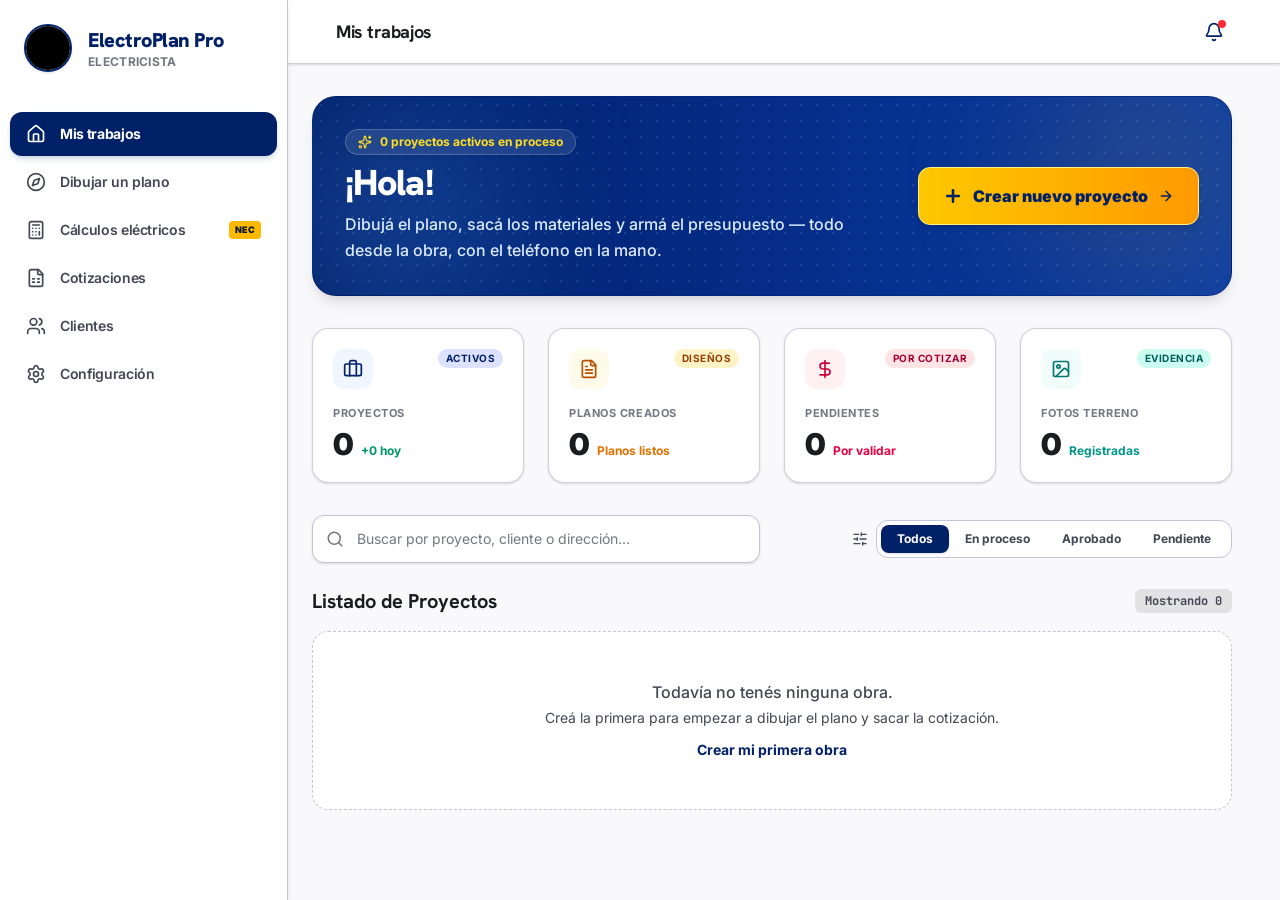
<file: index.html>
<!doctype html>
<html lang="es">
  <head>
    <meta charset="UTF-8" />
    <!-- viewport-fit=cover: sin él, env(safe-area-inset-*) vale 0 y las barras
         inferiores quedan bajo el home indicator de iOS -->
    <meta name="viewport" content="width=device-width, initial-scale=1.0, viewport-fit=cover" />
    <title>ElectroPlan Pro - Levantamiento Eléctrico Profesional</title>
    <script type="module" crossorigin src="./assets/index-B9qUyOn7.js"></script>
    <link rel="stylesheet" crossorigin href="./assets/index-Rl5vKD9J.css">
  </head>
  <body>
    <div id="root"></div>
  </body>
</html>
</file>
<file: assets/index-Rl5vKD9J.css>
@import"https://fonts.googleapis.com/css2?family=Inter:wght@400;500;600;700&family=Hanken+Grotesk:wght@400;500;600;700&family=JetBrains+Mono:wght@400;500;600&display=swap";/*! tailwindcss v4.3.3 | MIT License | https://tailwindcss.com */@layer properties{@supports (((-webkit-hyphens:none)) and (not (margin-trim:inline))) or ((-moz-orient:inline) and (not (color:rgb(from red r g b)))){*,:before,:after,::backdrop{--tw-translate-x:0;--tw-translate-y:0;--tw-translate-z:0;--tw-rotate-x:initial;--tw-rotate-y:initial;--tw-rotate-z:initial;--tw-skew-x:initial;--tw-skew-y:initial;--tw-space-y-reverse:0;--tw-border-style:solid;--tw-gradient-position:initial;--tw-gradient-from:#0000;--tw-gradient-via:#0000;--tw-gradient-to:#0000;--tw-gradient-stops:initial;--tw-gradient-via-stops:initial;--tw-gradient-from-position:0%;--tw-gradient-via-position:50%;--tw-gradient-to-position:100%;--tw-leading:initial;--tw-font-weight:initial;--tw-tracking:initial;--tw-shadow:0 0 #0000;--tw-shadow-color:initial;--tw-shadow-alpha:100%;--tw-inset-shadow:0 0 #0000;--tw-inset-shadow-color:initial;--tw-inset-shadow-alpha:100%;--tw-ring-color:initial;--tw-ring-shadow:0 0 #0000;--tw-inset-ring-color:initial;--tw-inset-ring-shadow:0 0 #0000;--tw-ring-inset:initial;--tw-ring-offset-width:0px;--tw-ring-offset-color:#fff;--tw-ring-offset-shadow:0 0 #0000;--tw-blur:initial;--tw-brightness:initial;--tw-contrast:initial;--tw-grayscale:initial;--tw-hue-rotate:initial;--tw-invert:initial;--tw-opacity:initial;--tw-saturate:initial;--tw-sepia:initial;--tw-drop-shadow:initial;--tw-drop-shadow-color:initial;--tw-drop-shadow-alpha:100%;--tw-drop-shadow-size:initial;--tw-backdrop-blur:initial;--tw-backdrop-brightness:initial;--tw-backdrop-contrast:initial;--tw-backdrop-grayscale:initial;--tw-backdrop-hue-rotate:initial;--tw-backdrop-invert:initial;--tw-backdrop-opacity:initial;--tw-backdrop-saturate:initial;--tw-backdrop-sepia:initial;--tw-duration:initial;--tw-scale-x:1;--tw-scale-y:1;--tw-scale-z:1}}}@layer theme{:root,:host{--font-sans:-apple-system, BlinkMacSystemFont, "Segoe UI", Roboto, "Helvetica Neue", "Noto Sans", Arial, sans-serif, "Apple Color Emoji", "Segoe UI Emoji", "Segoe UI Symbol", "Noto Color Emoji";--font-mono:"JetBrains Mono", monospace;--color-red-50:oklch(97.1% .013 17.38);--color-red-200:oklch(88.5% .062 18.334);--color-red-300:oklch(80.8% .114 19.571);--color-red-500:oklch(63.7% .237 25.331);--color-red-600:oklch(57.7% .245 27.325);--color-red-700:oklch(50.5% .213 27.518);--color-red-800:oklch(44.4% .177 26.899);--color-red-900:oklch(39.6% .141 25.723);--color-amber-50:oklch(98.7% .022 95.277);--color-amber-100:oklch(96.2% .059 95.617);--color-amber-200:oklch(92.4% .12 95.746);--color-amber-300:oklch(87.9% .169 91.605);--color-amber-400:oklch(82.8% .189 84.429);--color-amber-500:oklch(76.9% .188 70.08);--color-amber-600:oklch(66.6% .179 58.318);--color-amber-700:oklch(55.5% .163 48.998);--color-amber-800:oklch(47.3% .137 46.201);--color-amber-900:oklch(41.4% .112 45.904);--color-amber-950:oklch(27.9% .077 45.635);--color-yellow-200:oklch(94.5% .129 101.54);--color-yellow-300:oklch(90.5% .182 98.111);--color-yellow-400:oklch(85.2% .199 91.936);--color-yellow-600:oklch(68.1% .162 75.834);--color-yellow-700:oklch(55.4% .135 66.442);--color-yellow-800:oklch(47.6% .114 61.907);--color-emerald-50:oklch(97.9% .021 166.113);--color-emerald-100:oklch(95% .052 163.051);--color-emerald-200:oklch(90.5% .093 164.15);--color-emerald-300:oklch(84.5% .143 164.978);--color-emerald-400:oklch(76.5% .177 163.223);--color-emerald-500:oklch(69.6% .17 162.48);--color-emerald-600:oklch(59.6% .145 163.225);--color-emerald-700:oklch(50.8% .118 165.612);--color-emerald-800:oklch(43.2% .095 166.913);--color-emerald-900:oklch(37.8% .077 168.94);--color-teal-50:oklch(98.4% .014 180.72);--color-teal-100:oklch(95.3% .051 180.801);--color-teal-600:oklch(60% .118 184.704);--color-teal-700:oklch(51.1% .096 186.391);--color-teal-800:oklch(43.7% .078 188.216);--color-blue-50:oklch(97% .014 254.604);--color-blue-100:oklch(93.2% .032 255.585);--color-blue-200:oklch(88.2% .059 254.128);--color-blue-400:oklch(70.7% .165 254.624);--color-blue-600:oklch(54.6% .245 262.881);--color-blue-700:oklch(48.8% .243 264.376);--color-blue-900:oklch(37.9% .146 265.522);--color-rose-50:oklch(96.9% .015 12.422);--color-rose-100:oklch(94.1% .03 12.58);--color-rose-400:oklch(71.2% .194 13.428);--color-rose-600:oklch(58.6% .253 17.585);--color-rose-700:oklch(51.4% .222 16.935);--color-rose-800:oklch(45.5% .188 13.697);--color-slate-700:oklch(37.2% .044 257.287);--color-slate-800:oklch(27.9% .041 260.031);--color-slate-900:oklch(20.8% .042 265.755);--color-gray-50:oklch(98.5% .002 247.839);--color-gray-100:oklch(96.7% .003 264.542);--color-gray-200:oklch(92.8% .006 264.531);--color-gray-300:oklch(87.2% .01 258.338);--color-gray-400:oklch(70.7% .022 261.325);--color-gray-500:oklch(55.1% .027 264.364);--color-gray-600:oklch(44.6% .03 256.802);--color-gray-700:oklch(37.3% .034 259.733);--color-gray-800:oklch(27.8% .033 256.848);--color-black:#000;--color-white:#fff;--spacing:.25rem;--container-sm:24rem;--container-md:28rem;--container-lg:32rem;--container-xl:36rem;--container-2xl:42rem;--container-3xl:48rem;--container-4xl:56rem;--container-5xl:64rem;--container-6xl:72rem;--text-xs:.75rem;--text-xs--line-height:calc(1 / .75);--text-sm:.875rem;--text-sm--line-height:calc(1.25 / .875);--text-base:1rem;--text-base--line-height: 1.5 ;--text-lg:1.125rem;--text-lg--line-height:calc(1.75 / 1.125);--text-xl:1.25rem;--text-xl--line-height:calc(1.75 / 1.25);--text-2xl:1.5rem;--text-2xl--line-height:calc(2 / 1.5);--text-3xl:1.875rem;--text-3xl--line-height: 1.2 ;--text-4xl:2.25rem;--text-4xl--line-height:calc(2.5 / 2.25);--font-weight-normal:400;--font-weight-medium:500;--font-weight-semibold:600;--font-weight-bold:700;--font-weight-extrabold:800;--font-weight-black:900;--tracking-tight:-.025em;--tracking-wide:.025em;--tracking-wider:.05em;--tracking-widest:.1em;--leading-tight:1.25;--leading-relaxed:1.625;--radius-md:.375rem;--radius-lg:.5rem;--radius-xl:.75rem;--radius-2xl:1rem;--radius-3xl:1.5rem;--animate-spin:spin 1s linear infinite;--animate-pulse:pulse 2s cubic-bezier(.4, 0, .6, 1) infinite;--blur-md:12px;--blur-3xl:64px;--default-transition-duration:.15s;--default-transition-timing-function:cubic-bezier(.4, 0, .2, 1);--default-font-family:var(--font-sans);--default-mono-font-family:var(--font-mono);--font-headline:"Hanken Grotesk", "Inter", sans-serif;--font-body:"Inter", sans-serif}}@layer base{*,:after,:before,::backdrop{box-sizing:border-box;border:0 solid;margin:0;padding:0}::file-selector-button{box-sizing:border-box;border:0 solid;margin:0;padding:0}html,:host{-webkit-text-size-adjust:100%;-moz-tab-size:4;tab-size:4;line-height:1.5;font-family:var(--default-font-family,-apple-system, BlinkMacSystemFont, "Segoe UI", Roboto, "Helvetica Neue", "Noto Sans", Arial, sans-serif, "Apple Color Emoji", "Segoe UI Emoji", "Segoe UI Symbol", "Noto Color Emoji");font-feature-settings:var(--default-font-feature-settings,normal);font-variation-settings:var(--default-font-variation-settings,normal);-webkit-tap-highlight-color:transparent}hr{height:0;color:inherit;border-top-width:1px}abbr:where([title]){-webkit-text-decoration:underline dotted;text-decoration:underline dotted}h1,h2,h3,h4,h5,h6{font-size:inherit;font-weight:inherit}a{color:inherit;-webkit-text-decoration:inherit;text-decoration:inherit}b,strong{font-weight:bolder}code,kbd,samp,pre{font-family:var(--default-mono-font-family,ui-monospace, SFMono-Regular, Menlo, Monaco, Consolas, "Liberation Mono", "Courier New", monospace);font-feature-settings:var(--default-mono-font-feature-settings,normal);font-variation-settings:var(--default-mono-font-variation-settings,normal);font-size:1em}small{font-size:80%}sub,sup{vertical-align:baseline;font-size:75%;line-height:0;position:relative}sub{bottom:-.25em}sup{top:-.5em}table{text-indent:0;border-color:inherit;border-collapse:collapse}:-moz-focusring:where(:not(iframe)){outline:auto}progress{vertical-align:baseline}summary{display:list-item}ol,ul,menu{list-style:none}img,svg,video,canvas,audio,iframe,embed,object{vertical-align:middle;display:block}img,video{max-width:100%;height:auto}button,input,select,optgroup,textarea{font:inherit;font-feature-settings:inherit;font-variation-settings:inherit;letter-spacing:inherit;color:inherit;opacity:1;background-color:#0000;border-radius:0}::file-selector-button{font:inherit;font-feature-settings:inherit;font-variation-settings:inherit;letter-spacing:inherit;color:inherit;opacity:1;background-color:#0000;border-radius:0}:where(select:is([multiple],[size])) optgroup{font-weight:bolder}:where(select:is([multiple],[size])) optgroup option{padding-inline-start:20px}::file-selector-button{margin-inline-end:4px}::placeholder{opacity:1}@supports (not ((-webkit-appearance:-apple-pay-button))) or (contain-intrinsic-size:1px){::placeholder{color:currentColor}@supports (color:color-mix(in lab,red,red)){::placeholder{color:color-mix(in oklab,currentcolor 50%,transparent)}}}textarea{resize:vertical}::-webkit-search-decoration{-webkit-appearance:none}::-webkit-date-and-time-value{min-height:1lh;text-align:inherit}::-webkit-datetime-edit{display:inline-flex}::-webkit-datetime-edit-fields-wrapper{padding:0}::-webkit-datetime-edit{padding-block:0}::-webkit-datetime-edit-year-field{padding-block:0}::-webkit-datetime-edit-month-field{padding-block:0}::-webkit-datetime-edit-day-field{padding-block:0}::-webkit-datetime-edit-hour-field{padding-block:0}::-webkit-datetime-edit-minute-field{padding-block:0}::-webkit-datetime-edit-second-field{padding-block:0}::-webkit-datetime-edit-millisecond-field{padding-block:0}::-webkit-datetime-edit-meridiem-field{padding-block:0}::-webkit-calendar-picker-indicator{line-height:1}:-moz-ui-invalid{box-shadow:none}button,input:where([type=button],[type=reset],[type=submit]){-webkit-appearance:button;-moz-appearance:button;appearance:button}::file-selector-button{-webkit-appearance:button;-moz-appearance:button;appearance:button}::-webkit-inner-spin-button{height:auto}::-webkit-outer-spin-button{height:auto}[hidden]:where(:not([hidden=until-found])){display:none!important}}@layer components;@layer utilities{.pointer-events-none{pointer-events:none}.invisible{visibility:hidden}.visible{visibility:visible}.absolute{position:absolute}.fixed{position:fixed}.relative{position:relative}.inset-0{top:0;right:0;bottom:0;left:0}.-top-4{top:calc(var(--spacing) * -4)}.-top-12{top:calc(var(--spacing) * -12)}.top-0{top:0}.top-1\.5{top:calc(var(--spacing) * 1.5)}.top-1\/2{top:50%}.top-2{top:calc(var(--spacing) * 2)}.top-4{top:calc(var(--spacing) * 4)}.top-20{top:calc(var(--spacing) * 20)}.-right-12{right:calc(var(--spacing) * -12)}.right-0{right:0}.right-1\.5{right:calc(var(--spacing) * 1.5)}.right-2{right:calc(var(--spacing) * 2)}.right-4{right:calc(var(--spacing) * 4)}.right-6{right:calc(var(--spacing) * 6)}.-bottom-12{bottom:calc(var(--spacing) * -12)}.bottom-0{bottom:0}.-left-12{left:calc(var(--spacing) * -12)}.left-0{left:0}.left-1\/2{left:50%}.left-2{left:calc(var(--spacing) * 2)}.left-3{left:calc(var(--spacing) * 3)}.left-3\.5{left:calc(var(--spacing) * 3.5)}.left-\[60\%\]{left:60%}.z-10{z-index:10}.z-40{z-index:40}.z-50{z-index:50}.z-\[60\]{z-index:60}.z-\[70\]{z-index:70}.z-\[75\]{z-index:75}.z-\[80\]{z-index:80}.-mx-2{margin-inline:calc(var(--spacing) * -2)}.mx-2{margin-inline:calc(var(--spacing) * 2)}.mx-auto{margin-inline:auto}.my-1{margin-block:var(--spacing)}.my-6{margin-block:calc(var(--spacing) * 6)}.mt-0\.5{margin-top:calc(var(--spacing) * .5)}.mt-1{margin-top:var(--spacing)}.mt-2{margin-top:calc(var(--spacing) * 2)}.mt-3{margin-top:calc(var(--spacing) * 3)}.mt-4{margin-top:calc(var(--spacing) * 4)}.mt-5{margin-top:calc(var(--spacing) * 5)}.mt-6{margin-top:calc(var(--spacing) * 6)}.mt-16{margin-top:calc(var(--spacing) * 16)}.mb-1{margin-bottom:var(--spacing)}.mb-1\.5{margin-bottom:calc(var(--spacing) * 1.5)}.mb-2{margin-bottom:calc(var(--spacing) * 2)}.mb-2\.5{margin-bottom:calc(var(--spacing) * 2.5)}.mb-3{margin-bottom:calc(var(--spacing) * 3)}.mb-4{margin-bottom:calc(var(--spacing) * 4)}.mb-6{margin-bottom:calc(var(--spacing) * 6)}.mb-8{margin-bottom:calc(var(--spacing) * 8)}.ml-1{margin-left:var(--spacing)}.ml-1\.5{margin-left:calc(var(--spacing) * 1.5)}.ml-2{margin-left:calc(var(--spacing) * 2)}.ml-auto{margin-left:auto}.block{display:block}.flex{display:flex}.grid{display:grid}.hidden{display:none}.inline-flex{display:inline-flex}.table{display:table}.h-1{height:var(--spacing)}.h-2{height:calc(var(--spacing) * 2)}.h-2\.5{height:calc(var(--spacing) * 2.5)}.h-3{height:calc(var(--spacing) * 3)}.h-3\.5{height:calc(var(--spacing) * 3.5)}.h-4{height:calc(var(--spacing) * 4)}.h-4\.5{height:calc(var(--spacing) * 4.5)}.h-5{height:calc(var(--spacing) * 5)}.h-6{height:calc(var(--spacing) * 6)}.h-7{height:calc(var(--spacing) * 7)}.h-8{height:calc(var(--spacing) * 8)}.h-9{height:calc(var(--spacing) * 9)}.h-10{height:calc(var(--spacing) * 10)}.h-11{height:calc(var(--spacing) * 11)}.h-12{height:calc(var(--spacing) * 12)}.h-14{height:calc(var(--spacing) * 14)}.h-16{height:calc(var(--spacing) * 16)}.h-20{height:calc(var(--spacing) * 20)}.h-40{height:calc(var(--spacing) * 40)}.h-44{height:calc(var(--spacing) * 44)}.h-64{height:calc(var(--spacing) * 64)}.h-80{height:calc(var(--spacing) * 80)}.h-\[calc\(100vh-180px\)\]{height:calc(100vh - 180px)}.h-full{height:100%}.max-h-72{max-height:calc(var(--spacing) * 72)}.max-h-\[76dvh\]{max-height:76dvh}.max-h-full{max-height:100%}.min-h-\[32px\]{min-height:32px}.min-h-\[40px\]{min-height:40px}.min-h-\[44px\]{min-height:44px}.min-h-\[48px\]{min-height:48px}.min-h-\[56px\]{min-height:56px}.min-h-\[88px\]{min-height:88px}.min-h-\[420px\]{min-height:420px}.min-h-\[520px\]{min-height:520px}.min-h-screen{min-height:100vh}.w-0\.5{width:calc(var(--spacing) * .5)}.w-1{width:var(--spacing)}.w-2{width:calc(var(--spacing) * 2)}.w-3{width:calc(var(--spacing) * 3)}.w-3\.5{width:calc(var(--spacing) * 3.5)}.w-4{width:calc(var(--spacing) * 4)}.w-4\.5{width:calc(var(--spacing) * 4.5)}.w-5{width:calc(var(--spacing) * 5)}.w-6{width:calc(var(--spacing) * 6)}.w-7{width:calc(var(--spacing) * 7)}.w-8{width:calc(var(--spacing) * 8)}.w-10{width:calc(var(--spacing) * 10)}.w-11{width:calc(var(--spacing) * 11)}.w-12{width:calc(var(--spacing) * 12)}.w-16{width:calc(var(--spacing) * 16)}.w-20{width:calc(var(--spacing) * 20)}.w-24{width:calc(var(--spacing) * 24)}.w-28{width:calc(var(--spacing) * 28)}.w-32{width:calc(var(--spacing) * 32)}.w-40{width:calc(var(--spacing) * 40)}.w-44{width:calc(var(--spacing) * 44)}.w-64{width:calc(var(--spacing) * 64)}.w-72{width:calc(var(--spacing) * 72)}.w-80{width:calc(var(--spacing) * 80)}.w-\[88\%\]{width:88%}.w-full{width:100%}.max-w-2xl{max-width:var(--container-2xl)}.max-w-3xl{max-width:var(--container-3xl)}.max-w-4xl{max-width:var(--container-4xl)}.max-w-5xl{max-width:var(--container-5xl)}.max-w-6xl{max-width:var(--container-6xl)}.max-w-\[45vw\]{max-width:45vw}.max-w-\[220px\]{max-width:220px}.max-w-full{max-width:100%}.max-w-lg{max-width:var(--container-lg)}.max-w-md{max-width:var(--container-md)}.max-w-sm{max-width:var(--container-sm)}.max-w-xl{max-width:var(--container-xl)}.min-w-0{min-width:0}.min-w-\[44px\]{min-width:44px}.min-w-\[200px\]{min-width:200px}.min-w-\[240px\]{min-width:240px}.min-w-\[420px\]{min-width:420px}.min-w-\[560px\]{min-width:560px}.min-w-max{min-width:max-content}.flex-1{flex:1}.flex-shrink-0,.shrink-0{flex-shrink:0}.border-collapse{border-collapse:collapse}.-translate-x-1\/2{--tw-translate-x: -50% ;translate:var(--tw-translate-x) var(--tw-translate-y)}.-translate-y-1\/2{--tw-translate-y: -50% ;translate:var(--tw-translate-x) var(--tw-translate-y)}.translate-y-full{--tw-translate-y:100%;translate:var(--tw-translate-x) var(--tw-translate-y)}.-rotate-90{rotate:-90deg}.transform{transform:var(--tw-rotate-x,) var(--tw-rotate-y,) var(--tw-rotate-z,) var(--tw-skew-x,) var(--tw-skew-y,)}.animate-pulse{animation:var(--animate-pulse)}.animate-spin{animation:var(--animate-spin)}.cursor-pointer{cursor:pointer}.cursor-zoom-in{cursor:zoom-in}.resize{resize:both}.list-disc{list-style-type:disc}.grid-cols-1{grid-template-columns:repeat(1,minmax(0,1fr))}.grid-cols-2{grid-template-columns:repeat(2,minmax(0,1fr))}.flex-col{flex-direction:column}.flex-wrap{flex-wrap:wrap}.items-baseline{align-items:baseline}.items-center{align-items:center}.items-end{align-items:flex-end}.items-start{align-items:flex-start}.justify-around{justify-content:space-around}.justify-between{justify-content:space-between}.justify-center{justify-content:center}.justify-end{justify-content:flex-end}.gap-1{gap:var(--spacing)}.gap-1\.5{gap:calc(var(--spacing) * 1.5)}.gap-2{gap:calc(var(--spacing) * 2)}.gap-2\.5{gap:calc(var(--spacing) * 2.5)}.gap-3{gap:calc(var(--spacing) * 3)}.gap-3\.5{gap:calc(var(--spacing) * 3.5)}.gap-4{gap:calc(var(--spacing) * 4)}.gap-5{gap:calc(var(--spacing) * 5)}.gap-6{gap:calc(var(--spacing) * 6)}.gap-8{gap:calc(var(--spacing) * 8)}:where(.space-y-1>:not(:last-child)){--tw-space-y-reverse:0;margin-block-start:calc(var(--spacing) * var(--tw-space-y-reverse));margin-block-end:calc(var(--spacing) * calc(1 - var(--tw-space-y-reverse)))}:where(.space-y-1\.5>:not(:last-child)){--tw-space-y-reverse:0;margin-block-start:calc(calc(var(--spacing) * 1.5) * var(--tw-space-y-reverse));margin-block-end:calc(calc(var(--spacing) * 1.5) * calc(1 - var(--tw-space-y-reverse)))}:where(.space-y-2>:not(:last-child)){--tw-space-y-reverse:0;margin-block-start:calc(calc(var(--spacing) * 2) * var(--tw-space-y-reverse));margin-block-end:calc(calc(var(--spacing) * 2) * calc(1 - var(--tw-space-y-reverse)))}:where(.space-y-3>:not(:last-child)){--tw-space-y-reverse:0;margin-block-start:calc(calc(var(--spacing) * 3) * var(--tw-space-y-reverse));margin-block-end:calc(calc(var(--spacing) * 3) * calc(1 - var(--tw-space-y-reverse)))}:where(.space-y-4>:not(:last-child)){--tw-space-y-reverse:0;margin-block-start:calc(calc(var(--spacing) * 4) * var(--tw-space-y-reverse));margin-block-end:calc(calc(var(--spacing) * 4) * calc(1 - var(--tw-space-y-reverse)))}:where(.space-y-5>:not(:last-child)){--tw-space-y-reverse:0;margin-block-start:calc(calc(var(--spacing) * 5) * var(--tw-space-y-reverse));margin-block-end:calc(calc(var(--spacing) * 5) * calc(1 - var(--tw-space-y-reverse)))}:where(.space-y-6>:not(:last-child)){--tw-space-y-reverse:0;margin-block-start:calc(calc(var(--spacing) * 6) * var(--tw-space-y-reverse));margin-block-end:calc(calc(var(--spacing) * 6) * calc(1 - var(--tw-space-y-reverse)))}.gap-x-3{column-gap:calc(var(--spacing) * 3)}.gap-x-8{column-gap:calc(var(--spacing) * 8)}.gap-y-1{row-gap:var(--spacing)}.gap-y-2{row-gap:calc(var(--spacing) * 2)}.self-center{align-self:center}.self-end{align-self:flex-end}.truncate{text-overflow:ellipsis;white-space:nowrap;overflow:hidden}.overflow-hidden{overflow:hidden}.overflow-x-auto{overflow-x:auto}.overflow-x-hidden{overflow-x:hidden}.overflow-y-auto{overflow-y:auto}.rounded{border-radius:.25rem}.rounded-2xl{border-radius:var(--radius-2xl)}.rounded-3xl{border-radius:var(--radius-3xl)}.rounded-full{border-radius:3.40282e38px}.rounded-lg{border-radius:var(--radius-lg)}.rounded-md{border-radius:var(--radius-md)}.rounded-xl{border-radius:var(--radius-xl)}.rounded-t-xl{border-top-left-radius:var(--radius-xl);border-top-right-radius:var(--radius-xl)}.rounded-b-2xl{border-bottom-right-radius:var(--radius-2xl);border-bottom-left-radius:var(--radius-2xl)}.border{border-style:var(--tw-border-style);border-width:1px}.border-0{border-style:var(--tw-border-style);border-width:0}.border-2{border-style:var(--tw-border-style);border-width:2px}.border-8{border-style:var(--tw-border-style);border-width:8px}.border-t{border-top-style:var(--tw-border-style);border-top-width:1px}.border-t-2{border-top-style:var(--tw-border-style);border-top-width:2px}.border-r{border-right-style:var(--tw-border-style);border-right-width:1px}.border-r-2{border-right-style:var(--tw-border-style);border-right-width:2px}.border-b{border-bottom-style:var(--tw-border-style);border-bottom-width:1px}.border-b-2{border-bottom-style:var(--tw-border-style);border-bottom-width:2px}.border-l-4{border-left-style:var(--tw-border-style);border-left-width:4px}.border-dashed{--tw-border-style:dashed;border-style:dashed}.border-\[\#002068\]{border-color:#002068}.border-\[\#002068\]\/50{border-color:#00206880}.border-\[\#747684\]{border-color:#747684}.border-\[\#747684\]\/50{border-color:#74768480}.border-\[\#c4c5d5\]{border-color:#c4c5d5}.border-\[\#c4c5d5\]\/30{border-color:#c4c5d54d}.border-\[\#c4c5d5\]\/40{border-color:#c4c5d566}.border-\[\#c4c5d5\]\/50{border-color:#c4c5d580}.border-\[\#c4c5d5\]\/60{border-color:#c4c5d599}.border-\[\#c4c5d5\]\/80{border-color:#c4c5d5cc}.border-\[\#e8e8ea\]{border-color:#e8e8ea}.border-\[\#ffe16d\]{border-color:#ffe16d}.border-amber-200{border-color:var(--color-amber-200)}.border-amber-200\/70{border-color:#fee685b3}@supports (color:color-mix(in lab,red,red)){.border-amber-200\/70{border-color:color-mix(in oklab,var(--color-amber-200) 70%,transparent)}}.border-amber-300{border-color:var(--color-amber-300)}.border-amber-400{border-color:var(--color-amber-400)}.border-amber-400\/80{border-color:#fcbb00cc}@supports (color:color-mix(in lab,red,red)){.border-amber-400\/80{border-color:color-mix(in oklab,var(--color-amber-400) 80%,transparent)}}.border-amber-700{border-color:var(--color-amber-700)}.border-blue-200{border-color:var(--color-blue-200)}.border-blue-400\/40{border-color:#54a2ff66}@supports (color:color-mix(in lab,red,red)){.border-blue-400\/40{border-color:color-mix(in oklab,var(--color-blue-400) 40%,transparent)}}.border-blue-700{border-color:var(--color-blue-700)}.border-blue-900{border-color:var(--color-blue-900)}.border-emerald-200{border-color:var(--color-emerald-200)}.border-emerald-300{border-color:var(--color-emerald-300)}.border-emerald-400{border-color:var(--color-emerald-400)}.border-emerald-600{border-color:var(--color-emerald-600)}.border-gray-100{border-color:var(--color-gray-100)}.border-gray-200{border-color:var(--color-gray-200)}.border-gray-300{border-color:var(--color-gray-300)}.border-gray-700{border-color:var(--color-gray-700)}.border-gray-800{border-color:var(--color-gray-800)}.border-red-200{border-color:var(--color-red-200)}.border-red-300{border-color:var(--color-red-300)}.border-rose-400{border-color:var(--color-rose-400)}.border-slate-700{border-color:var(--color-slate-700)}.border-transparent{border-color:#0000}.border-white\/10{border-color:#ffffff1a}@supports (color:color-mix(in lab,red,red)){.border-white\/10{border-color:color-mix(in oklab,var(--color-white) 10%,transparent)}}.border-white\/20{border-color:#fff3}@supports (color:color-mix(in lab,red,red)){.border-white\/20{border-color:color-mix(in oklab,var(--color-white) 20%,transparent)}}.border-yellow-200{border-color:var(--color-yellow-200)}.border-l-amber-500{border-left-color:var(--color-amber-500)}.border-l-emerald-500{border-left-color:var(--color-emerald-500)}.border-l-gray-400{border-left-color:var(--color-gray-400)}.bg-\[\#1a1c1e\]{background-color:#1a1c1e}.bg-\[\#002068\]{background-color:#002068}.bg-\[\#003399\]{background-color:#039}.bg-\[\#dce1ff\]{background-color:#dce1ff}.bg-\[\#e2e2e5\]{background-color:#e2e2e5}.bg-\[\#eeeef0\]{background-color:#eeeef0}.bg-\[\#eef1fb\]{background-color:#eef1fb}.bg-\[\#f3f3f6\]{background-color:#f3f3f6}.bg-\[\#f9f9fc\]{background-color:#f9f9fc}.bg-\[\#fcd400\]{background-color:#fcd400}.bg-\[\#ffc300\]{background-color:#ffc300}.bg-\[\#ffe16d\]{background-color:#ffe16d}.bg-\[\#ffe16d\]\/30{background-color:#ffe16d4d}.bg-amber-50{background-color:var(--color-amber-50)}.bg-amber-100{background-color:var(--color-amber-100)}.bg-amber-400{background-color:var(--color-amber-400)}.bg-amber-500{background-color:var(--color-amber-500)}.bg-black\/40{background-color:#0006}@supports (color:color-mix(in lab,red,red)){.bg-black\/40{background-color:color-mix(in oklab,var(--color-black) 40%,transparent)}}.bg-black\/85{background-color:#000000d9}@supports (color:color-mix(in lab,red,red)){.bg-black\/85{background-color:color-mix(in oklab,var(--color-black) 85%,transparent)}}.bg-blue-50{background-color:var(--color-blue-50)}.bg-blue-50\/60{background-color:#eff6ff99}@supports (color:color-mix(in lab,red,red)){.bg-blue-50\/60{background-color:color-mix(in oklab,var(--color-blue-50) 60%,transparent)}}.bg-blue-400\/20{background-color:#54a2ff33}@supports (color:color-mix(in lab,red,red)){.bg-blue-400\/20{background-color:color-mix(in oklab,var(--color-blue-400) 20%,transparent)}}.bg-blue-900\/80{background-color:#1c398ecc}@supports (color:color-mix(in lab,red,red)){.bg-blue-900\/80{background-color:color-mix(in oklab,var(--color-blue-900) 80%,transparent)}}.bg-emerald-50{background-color:var(--color-emerald-50)}.bg-emerald-50\/60{background-color:#ecfdf599}@supports (color:color-mix(in lab,red,red)){.bg-emerald-50\/60{background-color:color-mix(in oklab,var(--color-emerald-50) 60%,transparent)}}.bg-emerald-100{background-color:var(--color-emerald-100)}.bg-emerald-500{background-color:var(--color-emerald-500)}.bg-emerald-700{background-color:var(--color-emerald-700)}.bg-gray-50{background-color:var(--color-gray-50)}.bg-gray-100{background-color:var(--color-gray-100)}.bg-gray-200{background-color:var(--color-gray-200)}.bg-red-50{background-color:var(--color-red-50)}.bg-red-500{background-color:var(--color-red-500)}.bg-red-700{background-color:var(--color-red-700)}.bg-rose-50{background-color:var(--color-rose-50)}.bg-rose-100{background-color:var(--color-rose-100)}.bg-slate-800{background-color:var(--color-slate-800)}.bg-slate-900{background-color:var(--color-slate-900)}.bg-teal-50{background-color:var(--color-teal-50)}.bg-teal-100{background-color:var(--color-teal-100)}.bg-white{background-color:var(--color-white)}.bg-white\/10{background-color:#ffffff1a}@supports (color:color-mix(in lab,red,red)){.bg-white\/10{background-color:color-mix(in oklab,var(--color-white) 10%,transparent)}}.bg-white\/90{background-color:#ffffffe6}@supports (color:color-mix(in lab,red,red)){.bg-white\/90{background-color:color-mix(in oklab,var(--color-white) 90%,transparent)}}.bg-yellow-400\/10{background-color:#fac8001a}@supports (color:color-mix(in lab,red,red)){.bg-yellow-400\/10{background-color:color-mix(in oklab,var(--color-yellow-400) 10%,transparent)}}.bg-yellow-600{background-color:var(--color-yellow-600)}.bg-gradient-to-br{--tw-gradient-position:to bottom right in oklab;background-image:linear-gradient(var(--tw-gradient-stops))}.bg-gradient-to-r{--tw-gradient-position:to right in oklab;background-image:linear-gradient(var(--tw-gradient-stops))}.from-\[\#0d1527\]{--tw-gradient-from:#0d1527;--tw-gradient-stops:var(--tw-gradient-via-stops,var(--tw-gradient-position), var(--tw-gradient-from) var(--tw-gradient-from-position), var(--tw-gradient-to) var(--tw-gradient-to-position))}.from-\[\#002068\]{--tw-gradient-from:#002068;--tw-gradient-stops:var(--tw-gradient-via-stops,var(--tw-gradient-position), var(--tw-gradient-from) var(--tw-gradient-from-position), var(--tw-gradient-to) var(--tw-gradient-to-position))}.from-yellow-400{--tw-gradient-from:var(--color-yellow-400);--tw-gradient-stops:var(--tw-gradient-via-stops,var(--tw-gradient-position), var(--tw-gradient-from) var(--tw-gradient-from-position), var(--tw-gradient-to) var(--tw-gradient-to-position))}.via-\[\#052d88\]{--tw-gradient-via:#052d88;--tw-gradient-via-stops:var(--tw-gradient-position), var(--tw-gradient-from) var(--tw-gradient-from-position), var(--tw-gradient-via) var(--tw-gradient-via-position), var(--tw-gradient-to) var(--tw-gradient-to-position);--tw-gradient-stops:var(--tw-gradient-via-stops)}.to-\[\#0a3ca6\]{--tw-gradient-to:#0a3ca6;--tw-gradient-stops:var(--tw-gradient-via-stops,var(--tw-gradient-position), var(--tw-gradient-from) var(--tw-gradient-from-position), var(--tw-gradient-to) var(--tw-gradient-to-position))}.to-\[\#002068\]{--tw-gradient-to:#002068;--tw-gradient-stops:var(--tw-gradient-via-stops,var(--tw-gradient-position), var(--tw-gradient-from) var(--tw-gradient-from-position), var(--tw-gradient-to) var(--tw-gradient-to-position))}.to-amber-500{--tw-gradient-to:var(--color-amber-500);--tw-gradient-stops:var(--tw-gradient-via-stops,var(--tw-gradient-position), var(--tw-gradient-from) var(--tw-gradient-from-position), var(--tw-gradient-to) var(--tw-gradient-to-position))}.stroke-\[1\.5\]{stroke-width:1.5px}.stroke-\[2\]{stroke-width:2px}.stroke-\[3\]{stroke-width:3px}.object-contain{object-fit:contain}.object-cover{object-fit:cover}.p-1{padding:var(--spacing)}.p-1\.5{padding:calc(var(--spacing) * 1.5)}.p-2{padding:calc(var(--spacing) * 2)}.p-2\.5{padding:calc(var(--spacing) * 2.5)}.p-3{padding:calc(var(--spacing) * 3)}.p-3\.5{padding:calc(var(--spacing) * 3.5)}.p-4{padding:calc(var(--spacing) * 4)}.p-5{padding:calc(var(--spacing) * 5)}.p-6{padding:calc(var(--spacing) * 6)}.p-8{padding:calc(var(--spacing) * 8)}.px-1\.5{padding-inline:calc(var(--spacing) * 1.5)}.px-2{padding-inline:calc(var(--spacing) * 2)}.px-2\.5{padding-inline:calc(var(--spacing) * 2.5)}.px-3{padding-inline:calc(var(--spacing) * 3)}.px-3\.5{padding-inline:calc(var(--spacing) * 3.5)}.px-4{padding-inline:calc(var(--spacing) * 4)}.px-5{padding-inline:calc(var(--spacing) * 5)}.px-6{padding-inline:calc(var(--spacing) * 6)}.px-8{padding-inline:calc(var(--spacing) * 8)}.py-0\.5{padding-block:calc(var(--spacing) * .5)}.py-1{padding-block:var(--spacing)}.py-1\.5{padding-block:calc(var(--spacing) * 1.5)}.py-2{padding-block:calc(var(--spacing) * 2)}.py-2\.5{padding-block:calc(var(--spacing) * 2.5)}.py-3{padding-block:calc(var(--spacing) * 3)}.py-3\.5{padding-block:calc(var(--spacing) * 3.5)}.py-4{padding-block:calc(var(--spacing) * 4)}.py-6{padding-block:calc(var(--spacing) * 6)}.py-8{padding-block:calc(var(--spacing) * 8)}.py-10{padding-block:calc(var(--spacing) * 10)}.py-12{padding-block:calc(var(--spacing) * 12)}.py-14{padding-block:calc(var(--spacing) * 14)}.py-16{padding-block:calc(var(--spacing) * 16)}.pt-1{padding-top:var(--spacing)}.pt-2{padding-top:calc(var(--spacing) * 2)}.pt-3{padding-top:calc(var(--spacing) * 3)}.pt-4{padding-top:calc(var(--spacing) * 4)}.pt-6{padding-top:calc(var(--spacing) * 6)}.pt-24{padding-top:calc(var(--spacing) * 24)}.pr-1{padding-right:var(--spacing)}.pr-2{padding-right:calc(var(--spacing) * 2)}.pr-3{padding-right:calc(var(--spacing) * 3)}.pr-4{padding-right:calc(var(--spacing) * 4)}.pb-1{padding-bottom:var(--spacing)}.pb-2{padding-bottom:calc(var(--spacing) * 2)}.pb-3{padding-bottom:calc(var(--spacing) * 3)}.pb-4{padding-bottom:calc(var(--spacing) * 4)}.pb-6{padding-bottom:calc(var(--spacing) * 6)}.pb-28{padding-bottom:calc(var(--spacing) * 28)}.pb-32{padding-bottom:calc(var(--spacing) * 32)}.pb-\[env\(safe-area-inset-bottom\)\]{padding-bottom:env(safe-area-inset-bottom)}.pl-4{padding-left:calc(var(--spacing) * 4)}.pl-9{padding-left:calc(var(--spacing) * 9)}.pl-11{padding-left:calc(var(--spacing) * 11)}.text-center{text-align:center}.text-left{text-align:left}.text-right{text-align:right}.font-headline{font-family:var(--font-headline)}.font-mono{font-family:var(--font-mono)}.font-sans{font-family:var(--font-sans)}.text-2xl{font-size:var(--text-2xl);line-height:var(--tw-leading,var(--text-2xl--line-height))}.text-3xl{font-size:var(--text-3xl);line-height:var(--tw-leading,var(--text-3xl--line-height))}.text-base{font-size:var(--text-base);line-height:var(--tw-leading,var(--text-base--line-height))}.text-lg{font-size:var(--text-lg);line-height:var(--tw-leading,var(--text-lg--line-height))}.text-sm{font-size:var(--text-sm);line-height:var(--tw-leading,var(--text-sm--line-height))}.text-xl{font-size:var(--text-xl);line-height:var(--tw-leading,var(--text-xl--line-height))}.text-xs{font-size:var(--text-xs);line-height:var(--tw-leading,var(--text-xs--line-height))}.text-\[8px\]{font-size:8px}.text-\[9px\]{font-size:9px}.text-\[10px\]{font-size:10px}.text-\[11px\]{font-size:11px}.text-\[13px\]{font-size:13px}.leading-relaxed{--tw-leading:var(--leading-relaxed);line-height:var(--leading-relaxed)}.leading-tight{--tw-leading:var(--leading-tight);line-height:var(--leading-tight)}.font-black{--tw-font-weight:var(--font-weight-black);font-weight:var(--font-weight-black)}.font-bold{--tw-font-weight:var(--font-weight-bold);font-weight:var(--font-weight-bold)}.font-extrabold{--tw-font-weight:var(--font-weight-extrabold);font-weight:var(--font-weight-extrabold)}.font-medium{--tw-font-weight:var(--font-weight-medium);font-weight:var(--font-weight-medium)}.font-normal{--tw-font-weight:var(--font-weight-normal);font-weight:var(--font-weight-normal)}.font-semibold{--tw-font-weight:var(--font-weight-semibold);font-weight:var(--font-weight-semibold)}.tracking-tight{--tw-tracking:var(--tracking-tight);letter-spacing:var(--tracking-tight)}.tracking-wide{--tw-tracking:var(--tracking-wide);letter-spacing:var(--tracking-wide)}.tracking-wider{--tw-tracking:var(--tracking-wider);letter-spacing:var(--tracking-wider)}.tracking-widest{--tw-tracking:var(--tracking-widest);letter-spacing:var(--tracking-widest)}.whitespace-nowrap{white-space:nowrap}.whitespace-pre-line{white-space:pre-line}.text-\[\#1a1c1e\]{color:#1a1c1e}.text-\[\#3a2a00\]{color:#3a2a00}.text-\[\#002068\]{color:#002068}.text-\[\#444653\]{color:#444653}.text-\[\#747684\]{color:#747684}.text-\[\#c4c5d5\]{color:#c4c5d5}.text-\[\#fcd400\]{color:#fcd400}.text-\[\#ffe16d\]{color:#ffe16d}.text-amber-200{color:var(--color-amber-200)}.text-amber-300{color:var(--color-amber-300)}.text-amber-400{color:var(--color-amber-400)}.text-amber-500{color:var(--color-amber-500)}.text-amber-600{color:var(--color-amber-600)}.text-amber-700{color:var(--color-amber-700)}.text-amber-800{color:var(--color-amber-800)}.text-amber-900{color:var(--color-amber-900)}.text-amber-950{color:var(--color-amber-950)}.text-blue-100{color:var(--color-blue-100)}.text-blue-200{color:var(--color-blue-200)}.text-blue-600{color:var(--color-blue-600)}.text-emerald-300{color:var(--color-emerald-300)}.text-emerald-400{color:var(--color-emerald-400)}.text-emerald-600{color:var(--color-emerald-600)}.text-emerald-700{color:var(--color-emerald-700)}.text-emerald-800{color:var(--color-emerald-800)}.text-emerald-900{color:var(--color-emerald-900)}.text-gray-300{color:var(--color-gray-300)}.text-gray-400{color:var(--color-gray-400)}.text-gray-500{color:var(--color-gray-500)}.text-gray-600{color:var(--color-gray-600)}.text-gray-700{color:var(--color-gray-700)}.text-gray-800{color:var(--color-gray-800)}.text-red-300{color:var(--color-red-300)}.text-red-500{color:var(--color-red-500)}.text-red-600{color:var(--color-red-600)}.text-red-700{color:var(--color-red-700)}.text-red-800{color:var(--color-red-800)}.text-red-900{color:var(--color-red-900)}.text-rose-600{color:var(--color-rose-600)}.text-rose-700{color:var(--color-rose-700)}.text-rose-800{color:var(--color-rose-800)}.text-slate-900{color:var(--color-slate-900)}.text-teal-600{color:var(--color-teal-600)}.text-teal-700{color:var(--color-teal-700)}.text-teal-800{color:var(--color-teal-800)}.text-white{color:var(--color-white)}.text-yellow-300{color:var(--color-yellow-300)}.text-yellow-400{color:var(--color-yellow-400)}.text-yellow-700{color:var(--color-yellow-700)}.text-yellow-800{color:var(--color-yellow-800)}.uppercase{text-transform:uppercase}.italic{font-style:italic}.underline{text-decoration-line:underline}.antialiased{-webkit-font-smoothing:antialiased;-moz-osx-font-smoothing:grayscale}.placeholder-\[\#747684\]::placeholder{color:#747684}.opacity-10{opacity:.1}.opacity-90{opacity:.9}.shadow{--tw-shadow:0 1px 3px 0 var(--tw-shadow-color,#0000001a), 0 1px 2px -1px var(--tw-shadow-color,#0000001a);box-shadow:var(--tw-inset-shadow),var(--tw-inset-ring-shadow),var(--tw-ring-offset-shadow),var(--tw-ring-shadow),var(--tw-shadow)}.shadow-2xl{--tw-shadow:0 25px 50px -12px var(--tw-shadow-color,#00000040);box-shadow:var(--tw-inset-shadow),var(--tw-inset-ring-shadow),var(--tw-ring-offset-shadow),var(--tw-ring-shadow),var(--tw-shadow)}.shadow-inner{--tw-shadow:inset 0 2px 4px 0 var(--tw-shadow-color,#0000000d);box-shadow:var(--tw-inset-shadow),var(--tw-inset-ring-shadow),var(--tw-ring-offset-shadow),var(--tw-ring-shadow),var(--tw-shadow)}.shadow-lg{--tw-shadow:0 10px 15px -3px var(--tw-shadow-color,#0000001a), 0 4px 6px -4px var(--tw-shadow-color,#0000001a);box-shadow:var(--tw-inset-shadow),var(--tw-inset-ring-shadow),var(--tw-ring-offset-shadow),var(--tw-ring-shadow),var(--tw-shadow)}.shadow-md{--tw-shadow:0 4px 6px -1px var(--tw-shadow-color,#0000001a), 0 2px 4px -2px var(--tw-shadow-color,#0000001a);box-shadow:var(--tw-inset-shadow),var(--tw-inset-ring-shadow),var(--tw-ring-offset-shadow),var(--tw-ring-shadow),var(--tw-shadow)}.shadow-sm{--tw-shadow:0 1px 3px 0 var(--tw-shadow-color,#0000001a), 0 1px 2px -1px var(--tw-shadow-color,#0000001a);box-shadow:var(--tw-inset-shadow),var(--tw-inset-ring-shadow),var(--tw-ring-offset-shadow),var(--tw-ring-shadow),var(--tw-shadow)}.shadow-xl{--tw-shadow:0 20px 25px -5px var(--tw-shadow-color,#0000001a), 0 8px 10px -6px var(--tw-shadow-color,#0000001a);box-shadow:var(--tw-inset-shadow),var(--tw-inset-ring-shadow),var(--tw-ring-offset-shadow),var(--tw-ring-shadow),var(--tw-shadow)}.shadow-\[\#002068\]\/15{--tw-shadow-color:#00206826}@supports (color:color-mix(in lab,red,red)){.shadow-\[\#002068\]\/15{--tw-shadow-color:color-mix(in oklab, oklab(28.1037% -.0179969 -.129776/.15) var(--tw-shadow-alpha), transparent)}}.blur{--tw-blur:blur(8px);filter:var(--tw-blur,) var(--tw-brightness,) var(--tw-contrast,) var(--tw-grayscale,) var(--tw-hue-rotate,) var(--tw-invert,) var(--tw-saturate,) var(--tw-sepia,) var(--tw-drop-shadow,)}.blur-3xl{--tw-blur:blur(var(--blur-3xl));filter:var(--tw-blur,) var(--tw-brightness,) var(--tw-contrast,) var(--tw-grayscale,) var(--tw-hue-rotate,) var(--tw-invert,) var(--tw-saturate,) var(--tw-sepia,) var(--tw-drop-shadow,)}.backdrop-blur-md{--tw-backdrop-blur:blur(var(--blur-md));-webkit-backdrop-filter:var(--tw-backdrop-blur,) var(--tw-backdrop-brightness,) var(--tw-backdrop-contrast,) var(--tw-backdrop-grayscale,) var(--tw-backdrop-hue-rotate,) var(--tw-backdrop-invert,) var(--tw-backdrop-opacity,) var(--tw-backdrop-saturate,) var(--tw-backdrop-sepia,);backdrop-filter:var(--tw-backdrop-blur,) var(--tw-backdrop-brightness,) var(--tw-backdrop-contrast,) var(--tw-backdrop-grayscale,) var(--tw-backdrop-hue-rotate,) var(--tw-backdrop-invert,) var(--tw-backdrop-opacity,) var(--tw-backdrop-saturate,) var(--tw-backdrop-sepia,)}.transition{transition-property:color,background-color,border-color,outline-color,text-decoration-color,fill,stroke,--tw-gradient-from,--tw-gradient-via,--tw-gradient-to,opacity,box-shadow,transform,translate,scale,rotate,filter,-webkit-backdrop-filter,backdrop-filter,display,content-visibility,overlay,pointer-events;transition-timing-function:var(--tw-ease,var(--default-transition-timing-function));transition-duration:var(--tw-duration,var(--default-transition-duration))}.transition-all{transition-property:all;transition-timing-function:var(--tw-ease,var(--default-transition-timing-function));transition-duration:var(--tw-duration,var(--default-transition-duration))}.transition-colors{transition-property:color,background-color,border-color,outline-color,text-decoration-color,fill,stroke,--tw-gradient-from,--tw-gradient-via,--tw-gradient-to;transition-timing-function:var(--tw-ease,var(--default-transition-timing-function));transition-duration:var(--tw-duration,var(--default-transition-duration))}.transition-transform{transition-property:transform,translate,scale,rotate;transition-timing-function:var(--tw-ease,var(--default-transition-timing-function));transition-duration:var(--tw-duration,var(--default-transition-duration))}.duration-200{--tw-duration:.2s;transition-duration:.2s}.duration-500{--tw-duration:.5s;transition-duration:.5s}.outline-none{--tw-outline-style:none;outline-style:none}@media(hover:hover){.group-hover\:translate-x-1:is(:where(.group):hover *){--tw-translate-x:var(--spacing);translate:var(--tw-translate-x) var(--tw-translate-y)}.group-hover\:rotate-90:is(:where(.group):hover *){rotate:90deg}.group-hover\:bg-\[\#dce1ff\]:is(:where(.group):hover *){background-color:#dce1ff}.group-hover\:bg-amber-100:is(:where(.group):hover *){background-color:var(--color-amber-100)}.group-hover\:bg-rose-100:is(:where(.group):hover *){background-color:var(--color-rose-100)}.group-hover\:bg-teal-100:is(:where(.group):hover *){background-color:var(--color-teal-100)}.group-hover\:text-\[\#002068\]:is(:where(.group):hover *){color:#002068}.hover\:scale-\[1\.01\]:hover{scale:1.01}.hover\:border-\[\#002068\]:hover{border-color:#002068}.hover\:border-\[\#c4c5d5\]:hover{border-color:#c4c5d5}.hover\:border-rose-100:hover{border-color:var(--color-rose-100)}.hover\:bg-\[\#052d88\]:hover{background-color:#052d88}.hover\:bg-\[\#00164e\]:hover{background-color:#00164e}.hover\:bg-\[\#00184f\]:hover{background-color:#00184f}.hover\:bg-\[\#e8e8ea\]:hover{background-color:#e8e8ea}.hover\:bg-\[\#e8e8ea\]\/60:hover{background-color:#e8e8ea99}.hover\:bg-\[\#eeeef0\]:hover{background-color:#eeeef0}.hover\:bg-\[\#eef1fb\]:hover{background-color:#eef1fb}.hover\:bg-\[\#f3f3f6\]:hover{background-color:#f3f3f6}.hover\:bg-\[\#ffcf33\]:hover{background-color:#ffcf33}.hover\:bg-\[\#ffe16d\]\/90:hover{background-color:#ffe16de6}.hover\:bg-emerald-800:hover{background-color:var(--color-emerald-800)}.hover\:bg-gray-100:hover{background-color:var(--color-gray-100)}.hover\:bg-gray-200:hover{background-color:var(--color-gray-200)}.hover\:bg-red-50:hover{background-color:var(--color-red-50)}.hover\:bg-red-600:hover{background-color:var(--color-red-600)}.hover\:bg-red-800:hover{background-color:var(--color-red-800)}.hover\:bg-rose-50:hover{background-color:var(--color-rose-50)}.hover\:bg-white:hover{background-color:var(--color-white)}.hover\:from-yellow-300:hover{--tw-gradient-from:var(--color-yellow-300);--tw-gradient-stops:var(--tw-gradient-via-stops,var(--tw-gradient-position), var(--tw-gradient-from) var(--tw-gradient-from-position), var(--tw-gradient-to) var(--tw-gradient-to-position))}.hover\:to-amber-400:hover{--tw-gradient-to:var(--color-amber-400);--tw-gradient-stops:var(--tw-gradient-via-stops,var(--tw-gradient-position), var(--tw-gradient-from) var(--tw-gradient-from-position), var(--tw-gradient-to) var(--tw-gradient-to-position))}.hover\:text-\[\#002068\]:hover{color:#002068}.hover\:text-red-700:hover{color:var(--color-red-700)}.hover\:text-rose-600:hover{color:var(--color-rose-600)}.hover\:text-rose-700:hover{color:var(--color-rose-700)}.hover\:text-white:hover{color:var(--color-white)}.hover\:underline:hover{text-decoration-line:underline}.hover\:shadow:hover{--tw-shadow:0 1px 3px 0 var(--tw-shadow-color,#0000001a), 0 1px 2px -1px var(--tw-shadow-color,#0000001a);box-shadow:var(--tw-inset-shadow),var(--tw-inset-ring-shadow),var(--tw-ring-offset-shadow),var(--tw-ring-shadow),var(--tw-shadow)}.hover\:shadow-md:hover{--tw-shadow:0 4px 6px -1px var(--tw-shadow-color,#0000001a), 0 2px 4px -2px var(--tw-shadow-color,#0000001a);box-shadow:var(--tw-inset-shadow),var(--tw-inset-ring-shadow),var(--tw-ring-offset-shadow),var(--tw-ring-shadow),var(--tw-shadow)}}.focus\:border-\[\#002068\]:focus{border-color:#002068}.focus\:ring-2:focus{--tw-ring-shadow:var(--tw-ring-inset,) 0 0 0 calc(2px + var(--tw-ring-offset-width)) var(--tw-ring-color,currentcolor);box-shadow:var(--tw-inset-shadow),var(--tw-inset-ring-shadow),var(--tw-ring-offset-shadow),var(--tw-ring-shadow),var(--tw-shadow)}.focus\:ring-\[\#002068\]:focus{--tw-ring-color:#002068}.focus\:outline-none:focus{--tw-outline-style:none;outline-style:none}.active\:scale-95:active{--tw-scale-x:95%;--tw-scale-y:95%;--tw-scale-z:95%;scale:var(--tw-scale-x) var(--tw-scale-y)}.active\:scale-98:active{--tw-scale-x:98%;--tw-scale-y:98%;--tw-scale-z:98%;scale:var(--tw-scale-x) var(--tw-scale-y)}.disabled\:cursor-default:disabled{cursor:default}.disabled\:cursor-not-allowed:disabled{cursor:not-allowed}.disabled\:bg-gray-200:disabled{background-color:var(--color-gray-200)}.disabled\:text-gray-500:disabled{color:var(--color-gray-500)}.disabled\:opacity-40:disabled{opacity:.4}.disabled\:opacity-50:disabled{opacity:.5}.disabled\:opacity-60:disabled{opacity:.6}@media(min-width:40rem){.sm\:col-span-2{grid-column:span 2/span 2}.sm\:flex{display:flex}.sm\:inline{display:inline}.sm\:w-auto{width:auto}.sm\:flex-none{flex:none}.sm\:grid-cols-2{grid-template-columns:repeat(2,minmax(0,1fr))}.sm\:grid-cols-4{grid-template-columns:repeat(4,minmax(0,1fr))}.sm\:flex-row{flex-direction:row}.sm\:justify-between{justify-content:space-between}.sm\:self-end{align-self:flex-end}}@media(min-width:48rem){.md\:top-2{top:calc(var(--spacing) * 2)}.md\:right-auto{right:auto}.md\:left-2{left:calc(var(--spacing) * 2)}.md\:left-72{left:calc(var(--spacing) * 72)}.md\:col-span-4{grid-column:span 4/span 4}.md\:col-span-8{grid-column:span 8/span 8}.md\:ml-72{margin-left:calc(var(--spacing) * 72)}.md\:block{display:block}.md\:flex{display:flex}.md\:hidden{display:none}.md\:h-44{height:calc(var(--spacing) * 44)}.md\:w-\[420px\]{width:420px}.md\:w-auto{width:auto}.md\:max-w-md{max-width:var(--container-md)}.md\:max-w-sm{max-width:var(--container-sm)}.md\:grid-cols-2{grid-template-columns:repeat(2,minmax(0,1fr))}.md\:grid-cols-3{grid-template-columns:repeat(3,minmax(0,1fr))}.md\:grid-cols-12{grid-template-columns:repeat(12,minmax(0,1fr))}.md\:flex-row{flex-direction:row}.md\:items-baseline{align-items:baseline}.md\:items-center{align-items:center}.md\:items-end{align-items:flex-end}.md\:items-start{align-items:flex-start}.md\:justify-between{justify-content:space-between}.md\:gap-3{gap:calc(var(--spacing) * 3)}.md\:gap-6{gap:calc(var(--spacing) * 6)}.md\:rounded-2xl{border-radius:var(--radius-2xl)}.md\:border-t-0{border-top-style:var(--tw-border-style);border-top-width:0}.md\:border-l{border-left-style:var(--tw-border-style);border-left-width:1px}.md\:p-6{padding:calc(var(--spacing) * 6)}.md\:p-8{padding:calc(var(--spacing) * 8)}.md\:p-10{padding:calc(var(--spacing) * 10)}.md\:p-12{padding:calc(var(--spacing) * 12)}.md\:px-4{padding-inline:calc(var(--spacing) * 4)}.md\:px-10{padding-inline:calc(var(--spacing) * 10)}.md\:px-12{padding-inline:calc(var(--spacing) * 12)}.md\:py-2\.5{padding-block:calc(var(--spacing) * 2.5)}.md\:pt-0{padding-top:0}.md\:pr-12{padding-right:calc(var(--spacing) * 12)}.md\:pb-12{padding-bottom:calc(var(--spacing) * 12)}.md\:pl-6{padding-left:calc(var(--spacing) * 6)}.md\:pl-\[312px\]{padding-left:312px}.md\:text-2xl{font-size:var(--text-2xl);line-height:var(--tw-leading,var(--text-2xl--line-height))}.md\:text-4xl{font-size:var(--text-4xl);line-height:var(--tw-leading,var(--text-4xl--line-height))}.md\:text-base{font-size:var(--text-base);line-height:var(--tw-leading,var(--text-base--line-height))}.md\:text-lg{font-size:var(--text-lg);line-height:var(--tw-leading,var(--text-lg--line-height))}.md\:text-xl{font-size:var(--text-xl);line-height:var(--tw-leading,var(--text-xl--line-height))}.md\:text-xs{font-size:var(--text-xs);line-height:var(--tw-leading,var(--text-xs--line-height))}}@media(min-width:64rem){.lg\:col-span-2{grid-column:span 2/span 2}.lg\:grid-cols-3{grid-template-columns:repeat(3,minmax(0,1fr))}.lg\:grid-cols-4{grid-template-columns:repeat(4,minmax(0,1fr))}.lg\:flex-row{flex-direction:row}.lg\:items-center{align-items:center}}@media(min-width:80rem){.xl\:w-auto{width:auto}.xl\:flex-col{flex-direction:column}.xl\:flex-row{flex-direction:row}.xl\:items-center{align-items:center}.xl\:items-end{align-items:flex-end}.xl\:justify-center{justify-content:center}.xl\:border-0{border-style:var(--tw-border-style);border-width:0}.xl\:pt-0{padding-top:0}}@media print{.print\:border-0{border-style:var(--tw-border-style);border-width:0}.print\:p-0{padding:0}.print\:shadow-none{--tw-shadow:0 0 #0000;box-shadow:var(--tw-inset-shadow),var(--tw-inset-ring-shadow),var(--tw-ring-offset-shadow),var(--tw-ring-shadow),var(--tw-shadow)}}}body{font-family:var(--font-body)}html,body{overscroll-behavior-y:none}.alto-pantalla{height:100dvh}.grid-canvas{background-color:#f9f9fc;background-image:radial-gradient(#c4c5d5 .5px,#0000 .5px),radial-gradient(#c4c5d5 .5px,#0000 .5px);background-position:0 0,10px 10px;background-size:20px 20px}.technical-line{filter:drop-shadow(0 2px 4px #00206833)}.blueprint-cursor{cursor:crosshair}.zebra-stripe:nth-child(2n){background-color:#f3f3f6}.no-scrollbar::-webkit-scrollbar{display:none}.no-scrollbar{-ms-overflow-style:none;scrollbar-width:none}.perspective-stage{perspective:1000px;perspective-origin:50%}@keyframes flowConduit{0%{opacity:0;left:0%}15%{opacity:1}85%{opacity:1}to{opacity:0;left:100%}}.animate-flow-conduit{border-radius:9999px;width:6px;height:6px;animation:4s cubic-bezier(.4,0,.2,1) infinite flowConduit;position:absolute;top:-2.5px}@keyframes spinSlow{0%{transform:rotate(0)}to{transform:rotate(360deg)}}.animate-spin-slow{animation:20s linear infinite spinSlow}@media print{aside,header,nav,[data-cotizaciones=lista],button,.no-print{display:none!important}main{margin:0!important;padding:0!important}[data-cotizacion=detalle]{break-inside:avoid;box-shadow:none!important}body{background:#fff!important}}@property --tw-translate-x{syntax:"*";inherits:false;initial-value:0}@property --tw-translate-y{syntax:"*";inherits:false;initial-value:0}@property --tw-translate-z{syntax:"*";inherits:false;initial-value:0}@property --tw-rotate-x{syntax:"*";inherits:false}@property --tw-rotate-y{syntax:"*";inherits:false}@property --tw-rotate-z{syntax:"*";inherits:false}@property --tw-skew-x{syntax:"*";inherits:false}@property --tw-skew-y{syntax:"*";inherits:false}@property --tw-space-y-reverse{syntax:"*";inherits:false;initial-value:0}@property --tw-border-style{syntax:"*";inherits:false;initial-value:solid}@property --tw-gradient-position{syntax:"*";inherits:false}@property --tw-gradient-from{syntax:"<color>";inherits:false;initial-value:#0000}@property --tw-gradient-via{syntax:"<color>";inherits:false;initial-value:#0000}@property --tw-gradient-to{syntax:"<color>";inherits:false;initial-value:#0000}@property --tw-gradient-stops{syntax:"*";inherits:false}@property --tw-gradient-via-stops{syntax:"*";inherits:false}@property --tw-gradient-from-position{syntax:"<length-percentage>";inherits:false;initial-value:0%}@property --tw-gradient-via-position{syntax:"<length-percentage>";inherits:false;initial-value:50%}@property --tw-gradient-to-position{syntax:"<length-percentage>";inherits:false;initial-value:100%}@property --tw-leading{syntax:"*";inherits:false}@property --tw-font-weight{syntax:"*";inherits:false}@property --tw-tracking{syntax:"*";inherits:false}@property --tw-shadow{syntax:"*";inherits:false;initial-value:0 0 #0000}@property --tw-shadow-color{syntax:"*";inherits:false}@property --tw-shadow-alpha{syntax:"<percentage>";inherits:false;initial-value:100%}@property --tw-inset-shadow{syntax:"*";inherits:false;initial-value:0 0 #0000}@property --tw-inset-shadow-color{syntax:"*";inherits:false}@property --tw-inset-shadow-alpha{syntax:"<percentage>";inherits:false;initial-value:100%}@property --tw-ring-color{syntax:"*";inherits:false}@property --tw-ring-shadow{syntax:"*";inherits:false;initial-value:0 0 #0000}@property --tw-inset-ring-color{syntax:"*";inherits:false}@property --tw-inset-ring-shadow{syntax:"*";inherits:false;initial-value:0 0 #0000}@property --tw-ring-inset{syntax:"*";inherits:false}@property --tw-ring-offset-width{syntax:"<length>";inherits:false;initial-value:0}@property --tw-ring-offset-color{syntax:"*";inherits:false;initial-value:#fff}@property --tw-ring-offset-shadow{syntax:"*";inherits:false;initial-value:0 0 #0000}@property --tw-blur{syntax:"*";inherits:false}@property --tw-brightness{syntax:"*";inherits:false}@property --tw-contrast{syntax:"*";inherits:false}@property --tw-grayscale{syntax:"*";inherits:false}@property --tw-hue-rotate{syntax:"*";inherits:false}@property --tw-invert{syntax:"*";inherits:false}@property --tw-opacity{syntax:"*";inherits:false}@property --tw-saturate{syntax:"*";inherits:false}@property --tw-sepia{syntax:"*";inherits:false}@property --tw-drop-shadow{syntax:"*";inherits:false}@property --tw-drop-shadow-color{syntax:"*";inherits:false}@property --tw-drop-shadow-alpha{syntax:"<percentage>";inherits:false;initial-value:100%}@property --tw-drop-shadow-size{syntax:"*";inherits:false}@property --tw-backdrop-blur{syntax:"*";inherits:false}@property --tw-backdrop-brightness{syntax:"*";inherits:false}@property --tw-backdrop-contrast{syntax:"*";inherits:false}@property --tw-backdrop-grayscale{syntax:"*";inherits:false}@property --tw-backdrop-hue-rotate{syntax:"*";inherits:false}@property --tw-backdrop-invert{syntax:"*";inherits:false}@property --tw-backdrop-opacity{syntax:"*";inherits:false}@property --tw-backdrop-saturate{syntax:"*";inherits:false}@property --tw-backdrop-sepia{syntax:"*";inherits:false}@property --tw-duration{syntax:"*";inherits:false}@property --tw-scale-x{syntax:"*";inherits:false;initial-value:1}@property --tw-scale-y{syntax:"*";inherits:false;initial-value:1}@property --tw-scale-z{syntax:"*";inherits:false;initial-value:1}@keyframes spin{to{transform:rotate(360deg)}}@keyframes pulse{50%{opacity:.5}}
</file>
